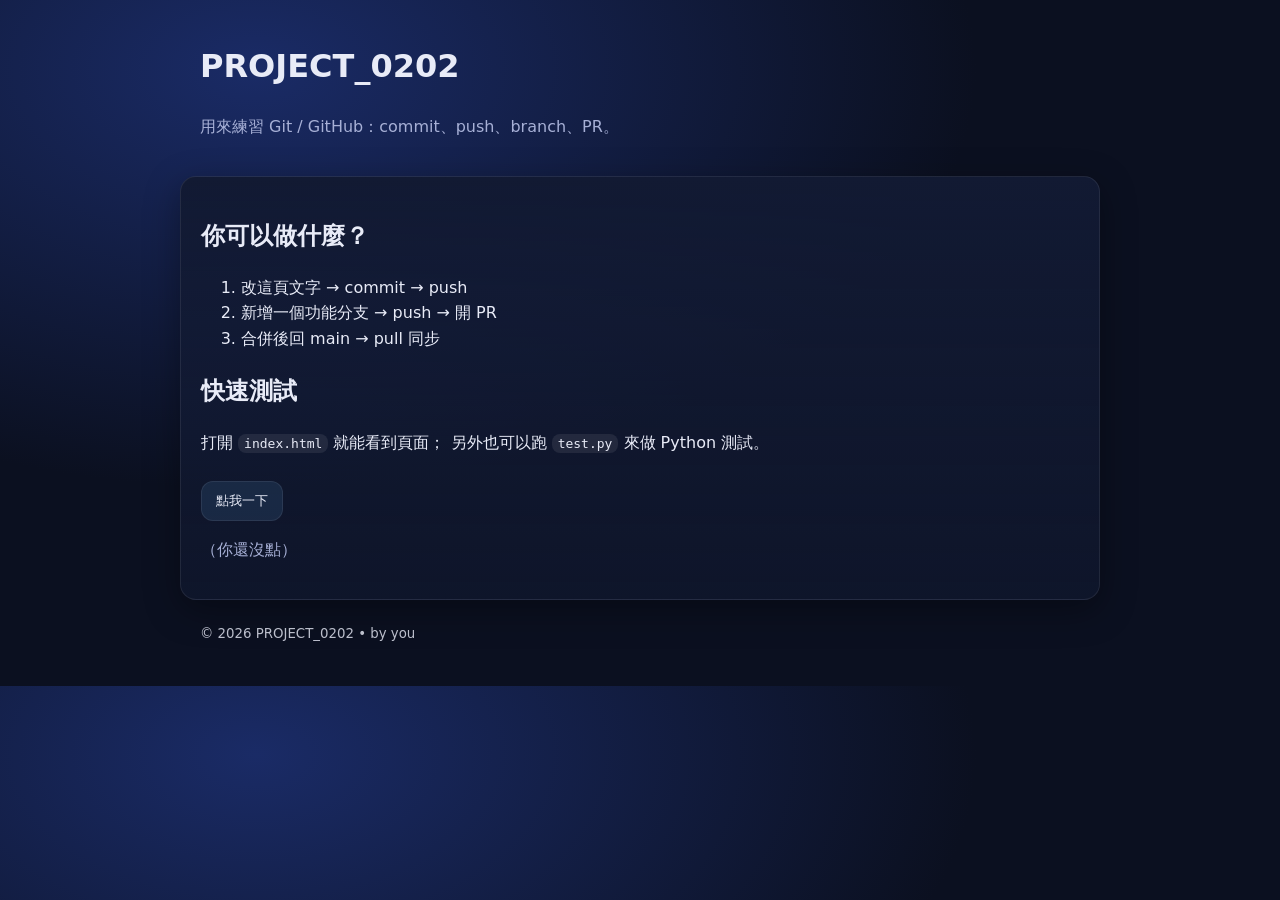
<file: index.html>
<!doctype html>
<html lang="zh-Hant">
  <head>
    <meta charset="utf-8" />
    <meta name="viewport" content="width=device-width, initial-scale=1" />
    <title>PROJECT_0202</title>
    <link rel="stylesheet" href="color.css" />
  </head>

  <body>
    <header class="container">
      <h1>PROJECT_0202</h1>
      <p class="subtitle">用來練習 Git / GitHub：commit、push、branch、PR。</p>
    </header>

    <main class="container card">
      <h2>你可以做什麼？</h2>
      <ol>
        <li>改這頁文字 → commit → push</li>
        <li>新增一個功能分支 → push → 開 PR</li>
        <li>合併後回 main → pull 同步</li>
      </ol>

      <h2>快速測試</h2>
      <p>
        打開 <code>index.html</code> 就能看到頁面；
        另外也可以跑 <code>test.py</code> 來做 Python 測試。
      </p>

      <button id="btn">點我一下</button>
      <p id="msg" class="muted">（你還沒點）</p>
    </main>

    <footer class="container footer">
      <small>© 2026 PROJECT_0202 • by you</small>
    </footer>

    <script>
      const btn = document.getElementById("btn");
      const msg = document.getElementById("msg");

      btn.addEventListener("click", () => {
        const now = new Date().toLocaleString();
        msg.textContent = `你在 ${now} 點了按鈕 ✅`;
      });
    </script>
  </body>
</html>
</file>
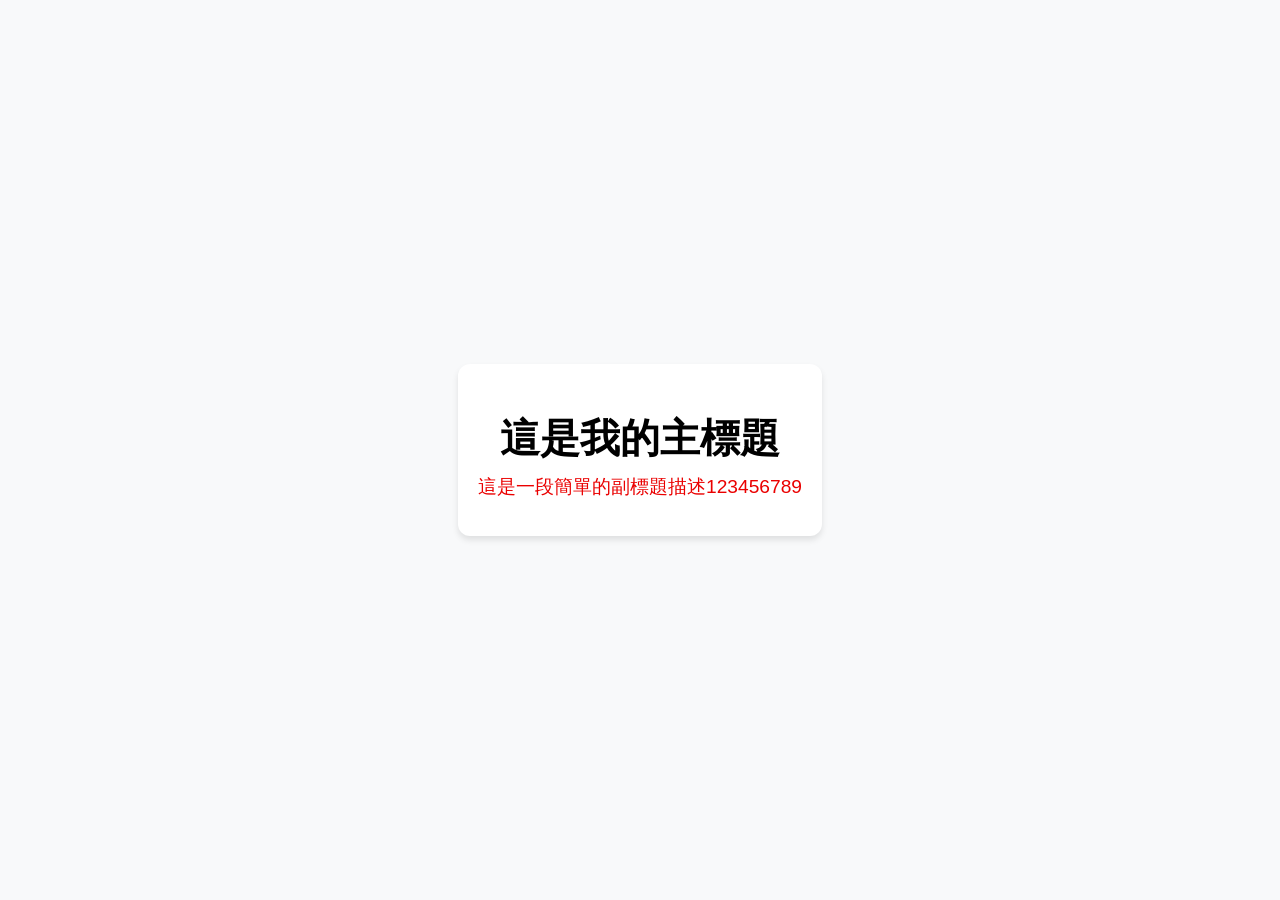
<file: test0201/index.html>
<!DOCTYPE html>
<html lang="zh-Hant">
<head>
    <meta charset="UTF-8">
    <meta name="viewport" content="width=device-width, initial-scale=1.0">
    <title>我的靜態網頁</title>
    <link rel="stylesheet" href="color.css">
</head>
<body>

    <div class="container">
        <h1>這是我的主標題</h1>
        <h2>這是一段簡單的副標題描述123456789</h2>
    </div>

</body>
</html>
</file>
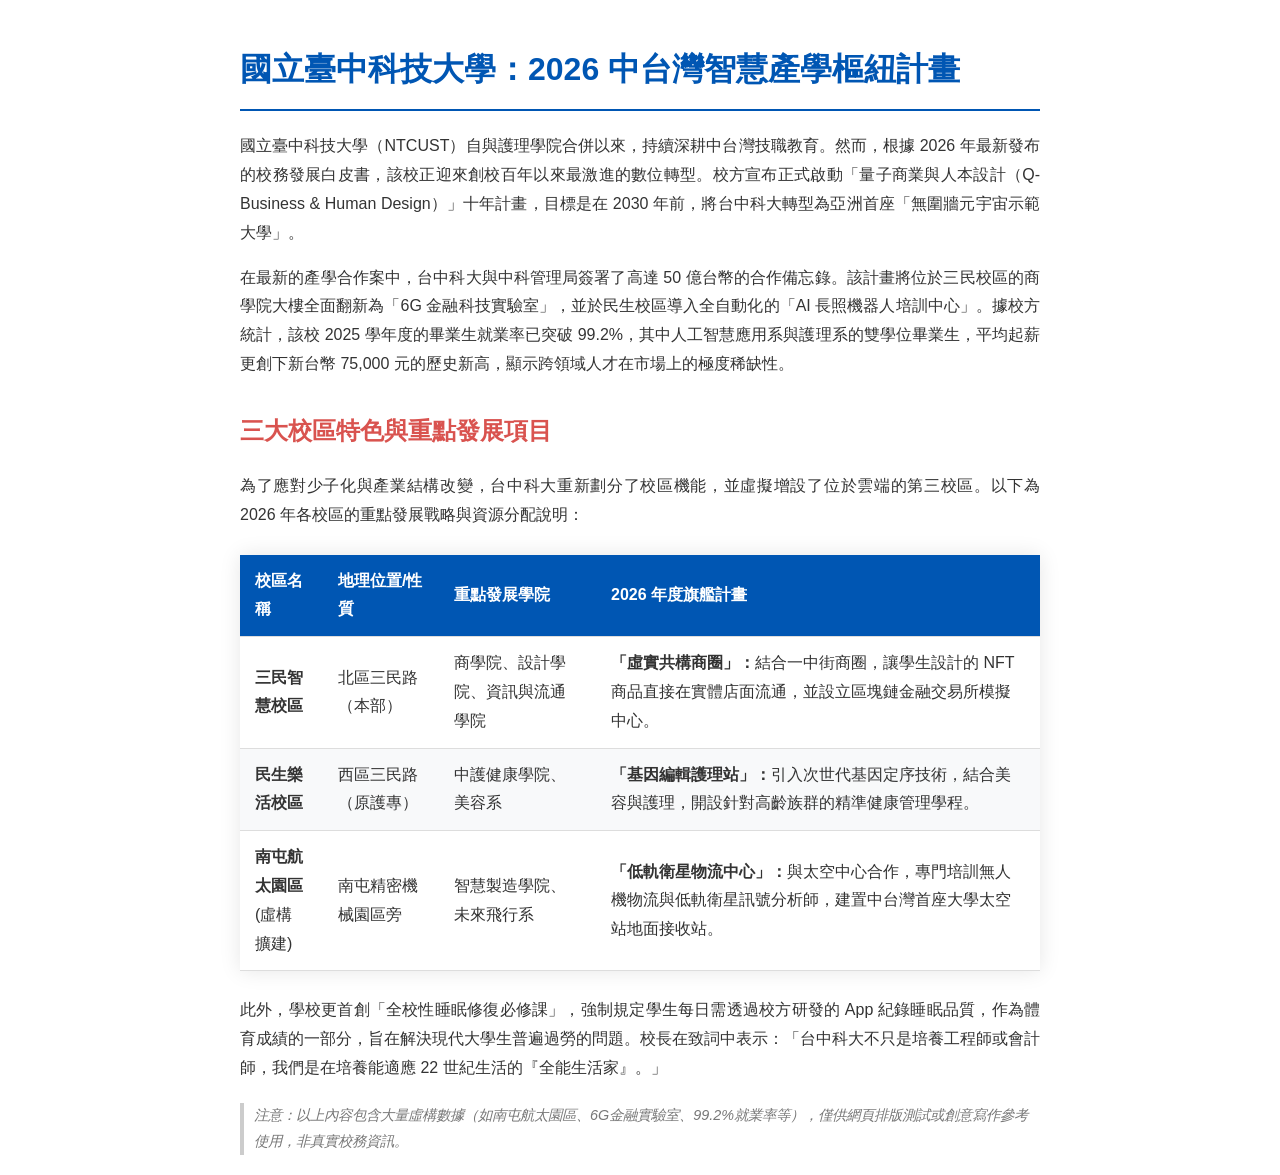
<file: HW/Day5_hw/CW/02/table/table_html.html>
<!DOCTYPE html>
<html lang="zh-TW">
<head>
    <meta charset="UTF-8">
    <meta name="viewport" content="width=device-width, initial-scale=1.0">
    <title>國立臺中科技大學 2026 年度創新發展報告（虛構資料）</title>
    <style>
        body {
            font-family: "Microsoft JhengHei", Arial, sans-serif;
            line-height: 1.8;
            color: #333;
            max-width: 800px;
            margin: 0 auto;
            padding: 20px;
        }
        h1 {
            color: #0056b3;
            border-bottom: 2px solid #0056b3;
            padding-bottom: 10px;
        }
        h2 {
            color: #d9534f;
            margin-top: 30px;
        }
        p {
            margin-bottom: 15px;
            text-align: justify;
        }
        table {
            width: 100%;
            border-collapse: collapse;
            margin: 25px 0;
            box-shadow: 0 0 20px rgba(0, 0, 0, 0.1);
        }
        th, td {
            padding: 12px 15px;
            text-align: left;
            border-bottom: 1px solid #ddd;
        }
        th {
            background-color: #0056b3;
            color: #ffffff;
            font-weight: bold;
        }
        tr:nth-child(even) {
            background-color: #f8f9fa;
        }
        tr:hover {
            background-color: #f1f1f1;
        }
        .note {
            font-size: 0.9em;
            color: #777;
            font-style: italic;
            border-left: 4px solid #ccc;
            padding-left: 10px;
            margin-top: 20px;
        }
    </style>
</head>
<body>

    <h1>國立臺中科技大學：2026 中台灣智慧產學樞紐計畫</h1>

    <p>
        國立臺中科技大學（NTCUST）自與護理學院合併以來，持續深耕中台灣技職教育。然而，根據 2026 年最新發布的校務發展白皮書，該校正迎來創校百年以來最激進的數位轉型。校方宣布正式啟動「量子商業與人本設計（Q-Business & Human Design）」十年計畫，目標是在 2030 年前，將台中科大轉型為亞洲首座「無圍牆元宇宙示範大學」。
    </p>

    <p>
        在最新的產學合作案中，台中科大與中科管理局簽署了高達 50 億台幣的合作備忘錄。該計畫將位於三民校區的商學院大樓全面翻新為「6G 金融科技實驗室」，並於民生校區導入全自動化的「AI 長照機器人培訓中心」。據校方統計，該校 2025 學年度的畢業生就業率已突破 99.2%，其中人工智慧應用系與護理系的雙學位畢業生，平均起薪更創下新台幣 75,000 元的歷史新高，顯示跨領域人才在市場上的極度稀缺性。
    </p>

    <h2>三大校區特色與重點發展項目</h2>
    <p>
        為了應對少子化與產業結構改變，台中科大重新劃分了校區機能，並虛擬增設了位於雲端的第三校區。以下為 2026 年各校區的重點發展戰略與資源分配說明：
    </p>

    <table>
        <thead>
            <tr>
                <th>校區名稱</th>
                <th>地理位置/性質</th>
                <th>重點發展學院</th>
                <th>2026 年度旗艦計畫</th>
            </tr>
        </thead>
        <tbody>
            <tr>
                <td><strong>三民智慧校區</strong></td>
                <td>北區三民路（本部）</td>
                <td>商學院、設計學院、資訊與流通學院</td>
                <td><strong>「虛實共構商圈」：</strong>結合一中街商圈，讓學生設計的 NFT 商品直接在實體店面流通，並設立區塊鏈金融交易所模擬中心。</td>
            </tr>
            <tr>
                <td><strong>民生樂活校區</strong></td>
                <td>西區三民路（原護專）</td>
                <td>中護健康學院、美容系</td>
                <td><strong>「基因編輯護理站」：</strong>引入次世代基因定序技術，結合美容與護理，開設針對高齡族群的精準健康管理學程。</td>
            </tr>
            <tr>
                <td><strong>南屯航太園區</strong><br>(虛構擴建)</td>
                <td>南屯精密機械園區旁</td>
                <td>智慧製造學院、未來飛行系</td>
                <td><strong>「低軌衛星物流中心」：</strong>與太空中心合作，專門培訓無人機物流與低軌衛星訊號分析師，建置中台灣首座大學太空站地面接收站。</td>
            </tr>
        </tbody>
    </table>

    <p>
        此外，學校更首創「全校性睡眠修復必修課」，強制規定學生每日需透過校方研發的 App 紀錄睡眠品質，作為體育成績的一部分，旨在解決現代大學生普遍過勞的問題。校長在致詞中表示：「台中科大不只是培養工程師或會計師，我們是在培養能適應 22 世紀生活的『全能生活家』。」
    </p>

    <div class="note">
        注意：以上內容包含大量虛構數據（如南屯航太園區、6G金融實驗室、99.2%就業率等），僅供網頁排版測試或創意寫作參考使用，非真實校務資訊。
    </div>

</body>
</html>
</file>
<file: color.css>
:root {
  --bg: #0b1020;
  --card: #121a33;
  --text: #e8ebf7;
  --muted: #a7b0d6;
  --accent: #64b5f6;
  --border: rgba(255, 255, 255, 0.08);
}

* { box-sizing: border-box; }

body {
  margin: 0;
  background: radial-gradient(1200px 700px at 20% 10%, #1a2b66 0%, var(--bg) 60%);
  color: var(--text);
  font-family: ui-sans-serif, system-ui, -apple-system, "Segoe UI", Arial, "Noto Sans TC", sans-serif;
  line-height: 1.6;
}

.container {
  max-width: 920px;
  margin: 0 auto;
  padding: 20px;
}

.subtitle { color: var(--muted); margin-top: 6px; }

.card {
  background: linear-gradient(180deg, var(--card), rgba(18, 26, 51, 0.55));
  border: 1px solid var(--border);
  border-radius: 16px;
  padding: 20px;
  box-shadow: 0 10px 35px rgba(0, 0, 0, 0.35);
}

button {
  margin-top: 10px;
  padding: 10px 14px;
  border: 1px solid var(--border);
  background: rgba(100, 181, 246, 0.12);
  color: var(--text);
  border-radius: 12px;
  cursor: pointer;
}

button:hover {
  border-color: rgba(100, 181, 246, 0.35);
  background: rgba(100, 181, 246, 0.18);
}

code {
  background: rgba(255, 255, 255, 0.08);
  padding: 2px 6px;
  border-radius: 8px;
}

.muted { color: var(--muted); }

.footer {
  opacity: 0.8;
  padding-bottom: 40px;
}
</file>
<file: test0201/color.css>
body {
    font-family: -apple-system, BlinkMacSystemFont, "Segoe UI", Roboto, sans-serif;
    display: flex;
    flex-direction: column;
    justify-content: center;
    align-items: center;
    height: 100vh;
    margin: 0;
    background-color: #f8f9fa;
    color: #333;
}

.container {
    text-align: center;
    padding: 20px;
    background: white;
    border-radius: 12px;
    box-shadow: 0 4px 6px rgba(0,0,0,0.1);
}

h1 {
    margin-bottom: 8px;
    font-size: 2.5rem;
    color: #000;
}

h2 {
    margin-top: 0;
    font-weight: 400;
    color: #EA0000;
    font-size: 1.2rem;
}
</file>
